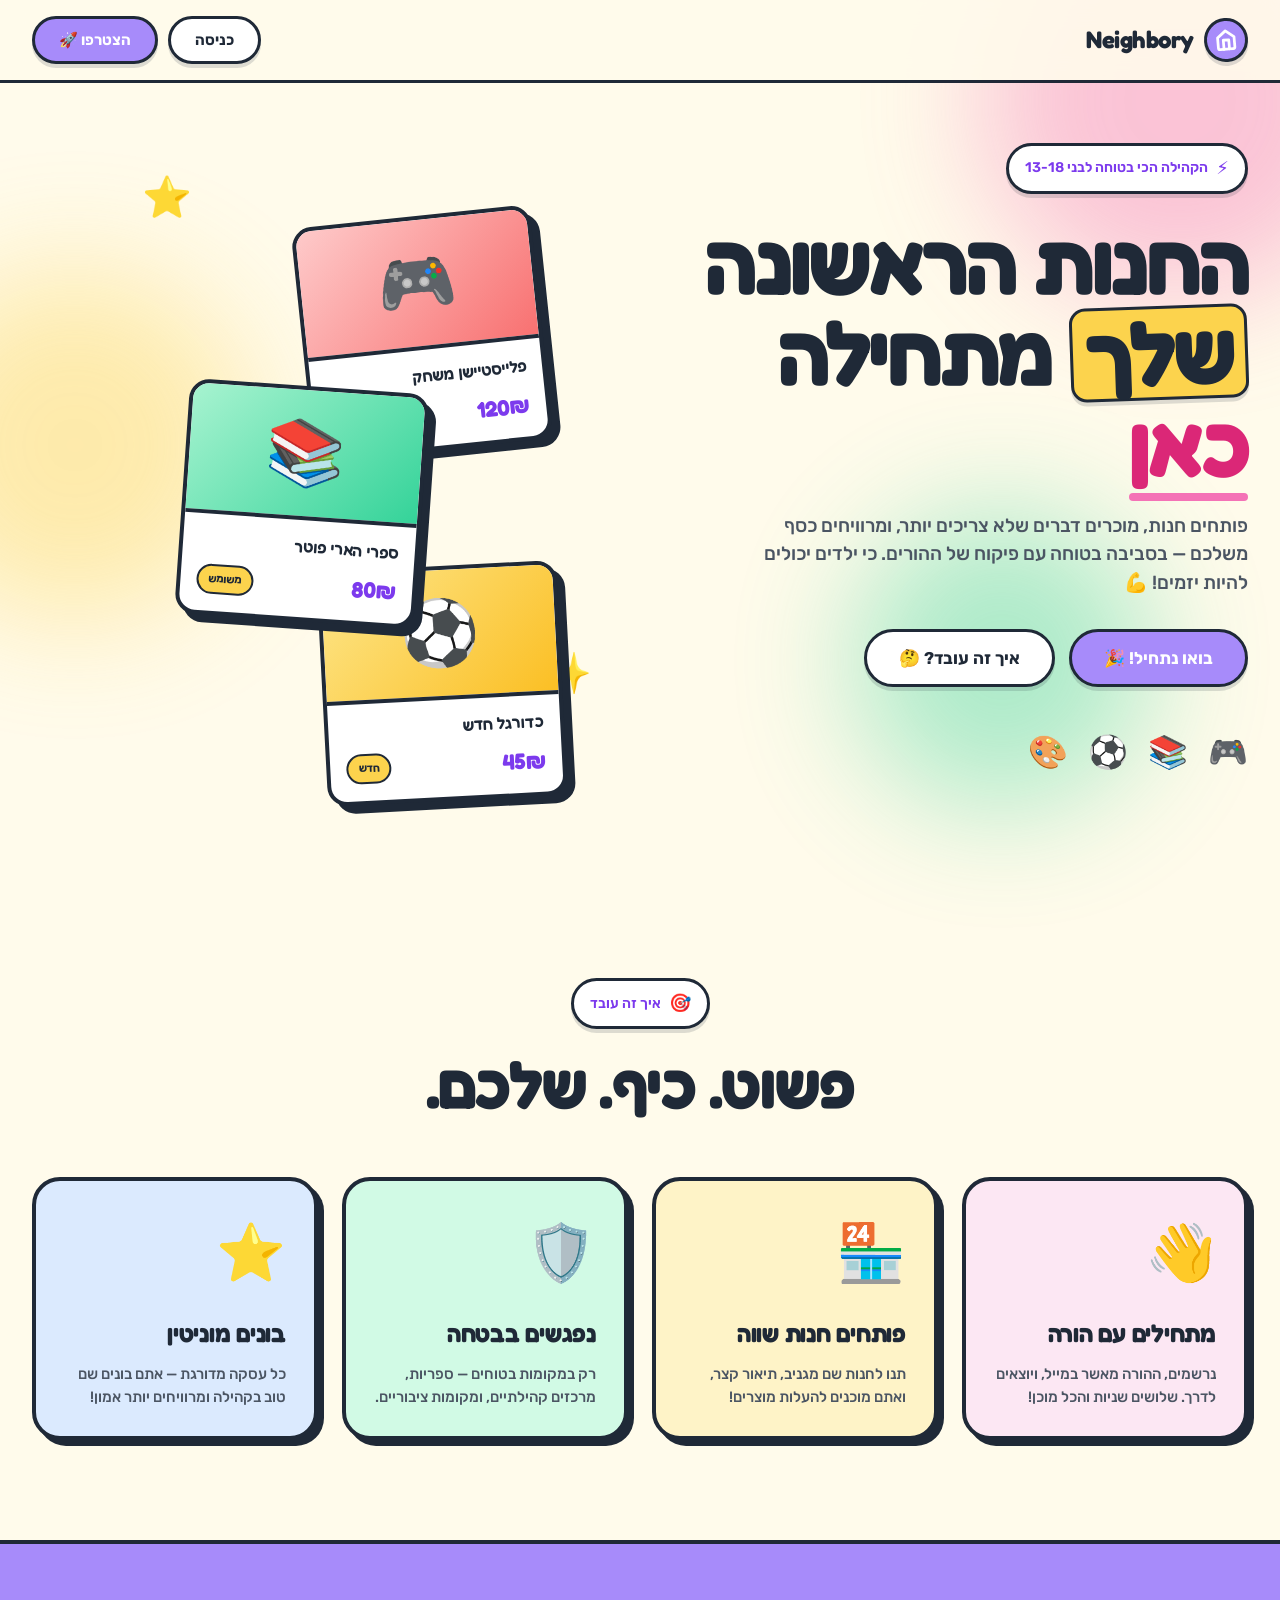
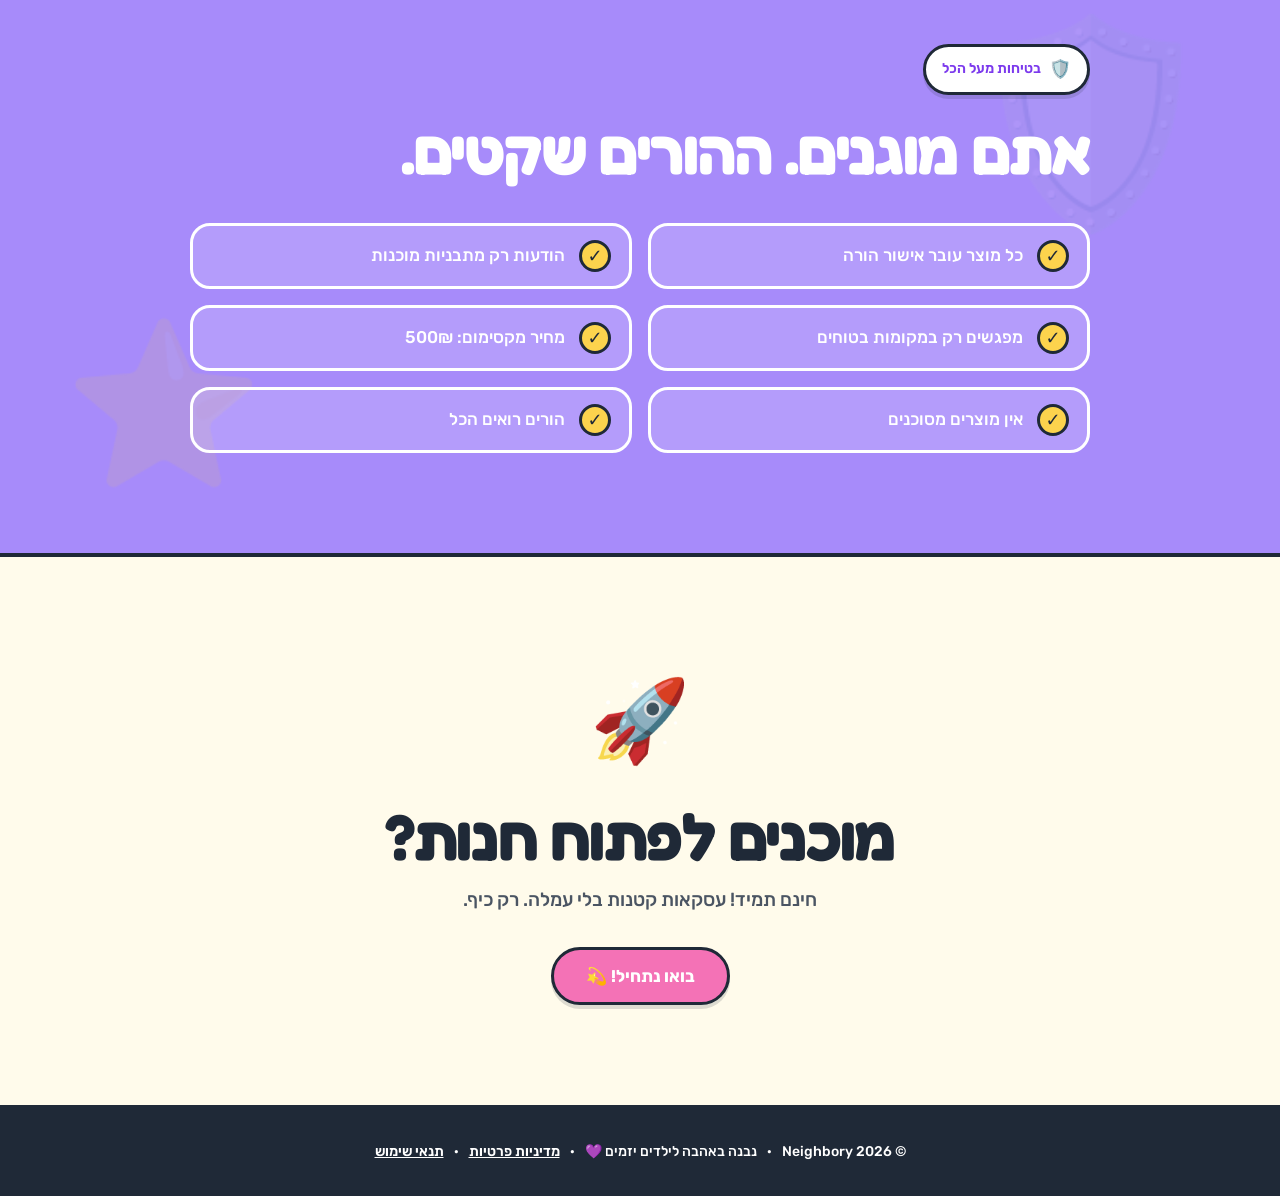
<file: frontend/index.html>
<!DOCTYPE html>
<html lang="he" dir="rtl">
<head>
<meta charset="UTF-8">
<meta name="viewport" content="width=device-width, initial-scale=1.0">
<title>Neighbory · השוק הקהילתי לבני נוער</title>
<link rel="preconnect" href="https://fonts.googleapis.com">
<link rel="preconnect" href="https://fonts.gstatic.com" crossorigin>
<link href="https://fonts.googleapis.com/css2?family=Fredoka:wght@400;500;600;700&family=Rubik:wght@400;500;700;900&display=swap" rel="stylesheet">
<link rel="stylesheet" href="styles.css">
</head>
<body>
<div class="blob blob-1"></div>
<div class="blob blob-2"></div>
<div class="blob blob-3"></div>

<nav class="nav">
    <div class="nav-logo" onclick="goHome()">
        <div class="logo-mark">
            <svg viewBox="0 0 24 24" width="22" height="22" fill="none" stroke="white" stroke-width="3" stroke-linecap="round" stroke-linejoin="round">
                <path d="M3 9l9-7 9 7v11a2 2 0 0 1-2 2H5a2 2 0 0 1-2-2z"/>
                <polyline points="9 22 9 12 15 12 15 22"/>
            </svg>
        </div>
        <span class="logo-text">Neighbory</span>
    </div>
    <div class="nav-actions" id="nav-actions">
        <button class="btn btn-secondary" onclick="showLogin()">כניסה</button>
        <button class="btn btn-primary" onclick="showRegister()">הצטרפו 🚀</button>
    </div>
</nav>

<div id="main-content"></div>

<div id="modal-login" class="modal">
    <div class="modal-backdrop" onclick="closeModal('modal-login')"></div>
    <div class="modal-content">
        <button class="modal-close" onclick="closeModal('modal-login')">×</button>
        <div class="modal-emoji">👋</div>
        <h2 class="modal-title">היי, ברוכים השבים!</h2>
        <p class="modal-sub">התחברו לחשבון שלכם</p>
        <form onsubmit="handleLogin(event)">
            <div class="field"><label>אימייל</label><input type="email" name="email" required placeholder="you@example.com"></div>
            <div class="field"><label>סיסמה</label><div class="pwd-wrap"><input type="password" name="password" required placeholder="••••••••"><button type="button" class="pwd-toggle" onclick="togglePwd(this)" aria-label="הצג סיסמה">👁</button></div></div>
            <div id="login-error" class="error-msg"></div>
            <button type="submit" class="btn btn-primary btn-full btn-large">בואו ניכנס! 🚀</button>
        </form>
        <div class="modal-switch">אין לכם חשבון? <a onclick="showRegister()">הצטרפו עכשיו</a></div>
        <div class="modal-switch" style="margin-top:8px"><a onclick="showForgotPassword()">שכחתי סיסמה 🔑</a></div>
    </div>
</div>

<div id="modal-forgot" class="modal">
    <div class="modal-backdrop" onclick="closeModal('modal-forgot')"></div>
    <div class="modal-content">
        <button class="modal-close" onclick="closeModal('modal-forgot')">×</button>
        <div class="modal-emoji">🔑</div>
        <h2 class="modal-title">שכחתם סיסמה?</h2>
        <p class="modal-sub">הזינו את האימייל שלכם ונשלח קישור לאיפוס</p>
        <form onsubmit="handleForgotPassword(event)">
            <div class="field"><label>אימייל</label><input type="email" name="email" required placeholder="you@example.com"></div>
            <div id="forgot-msg" class="error-msg"></div>
            <button type="submit" class="btn btn-primary btn-full btn-large">שלחו לי קישור 📧</button>
        </form>
        <div class="modal-switch"><a onclick="showLogin()">חזרה להתחברות</a></div>
    </div>
</div>

<div id="modal-reset" class="modal">
    <div class="modal-backdrop"></div>
    <div class="modal-content">
        <div class="modal-emoji">🔐</div>
        <h2 class="modal-title">בחרו סיסמה חדשה</h2>
        <p class="modal-sub">הסיסמה חייבת להכיל לפחות 8 תווים</p>
        <form onsubmit="handleResetPassword(event)">
            <div class="field"><label>סיסמה חדשה</label><input type="password" name="password" required minlength="8" placeholder="לפחות 8 תווים"></div>
            <div class="field"><label>אימות סיסמה</label><input type="password" name="password2" required minlength="8" placeholder="הזינו שוב"></div>
            <div id="reset-msg" class="error-msg"></div>
            <button type="submit" class="btn btn-primary btn-full btn-large">עדכון סיסמה ✅</button>
        </form>
    </div>
</div>

<div id="modal-register" class="modal">
    <div class="modal-backdrop" onclick="closeModal('modal-register')"></div>
    <div class="modal-content">
        <button class="modal-close" onclick="closeModal('modal-register')">×</button>
        <div class="tab-switch">
            <button class="tab active" onclick="switchTab('child')">🎒 אני ילד/ה</button>
            <button class="tab" onclick="switchTab('parent')">👨‍👩‍👧 אני הורה</button>
        </div>
        <div id="tab-child" class="tab-content active">
            <div class="modal-emoji">🎉</div>
            <h2 class="modal-title">מתחילים את ההרפתקה!</h2>
            <p class="modal-sub">לאחר ההרשמה, ההורה צריך לאשר את החשבון</p>
            <form onsubmit="handleChildRegister(event)">
                <div class="field"><label>שם מלא</label><input type="text" name="full_name" required minlength="2" placeholder="ישראל ישראלי"></div>
                <div class="field-row">
                    <div class="field"><label>גיל</label><input type="number" name="age" required min="13" max="18" placeholder="14"></div>
                    <div class="field"><label>עיר</label><input type="text" name="city" required placeholder="תל אביב"></div>
                </div>
                <div class="field"><label>אימייל</label><input type="email" name="email" required placeholder="you@example.com"></div>
                <div class="field"><label>אימות אימייל</label><input type="email" name="email_confirm" required placeholder="הזינו שוב את האימייל"></div>
                <div class="field"><label>סיסמה</label><div class="pwd-wrap"><input type="password" name="password" required minlength="8" placeholder="לפחות 8 תווים"><button type="button" class="pwd-toggle" onclick="togglePwd(this)" aria-label="הצג סיסמה">👁</button></div></div>
                <span class="divider-label">👨‍👩‍👧 פרטי ההורה</span>
                <div class="field"><label>אימייל ההורה</label><input type="email" name="parent_email" required placeholder="parent@example.com"></div>
                <div class="field"><label>אימות אימייל ההורה</label><input type="email" name="parent_email_confirm" required placeholder="הזינו שוב את אימייל ההורה"></div>
                <div id="register-child-error" class="error-msg"></div>
                <button type="submit" class="btn btn-primary btn-full btn-large">צרו לי חשבון! 🎯</button>
            </form>
        </div>
        <div id="tab-parent" class="tab-content">
            <div class="modal-emoji">👨‍👩‍👧</div>
            <h2 class="modal-title">הרשמה כהורה</h2>
            <p class="modal-sub">לפיקוח על חשבון ילדכם</p>
            <form onsubmit="handleParentRegister(event)">
                <div class="field"><label>שם מלא</label><input type="text" name="full_name" required minlength="2" placeholder="שם מלא"></div>
                <div class="field"><label>אימייל</label><input type="email" name="email" required placeholder="parent@example.com"></div>
                <div class="field"><label>אימות אימייל</label><input type="email" name="email_confirm" required placeholder="הזינו שוב את האימייל"></div>
                <div class="field"><label>סיסמה</label><div class="pwd-wrap"><input type="password" name="password" required minlength="8" placeholder="לפחות 8 תווים"><button type="button" class="pwd-toggle" onclick="togglePwd(this)" aria-label="הצג סיסמה">👁</button></div></div>
                <div id="register-parent-error" class="error-msg"></div>
                <button type="submit" class="btn btn-primary btn-full btn-large">הירשמו 👍</button>
            </form>
        </div>
        <div class="modal-switch">יש לכם חשבון? <a onclick="showLogin()">התחברו</a></div>
    </div>
</div>

<div id="toast" class="toast"></div>

<script src="config.js"></script>
<script src="app.js"></script>
</body>
</html>
</file>
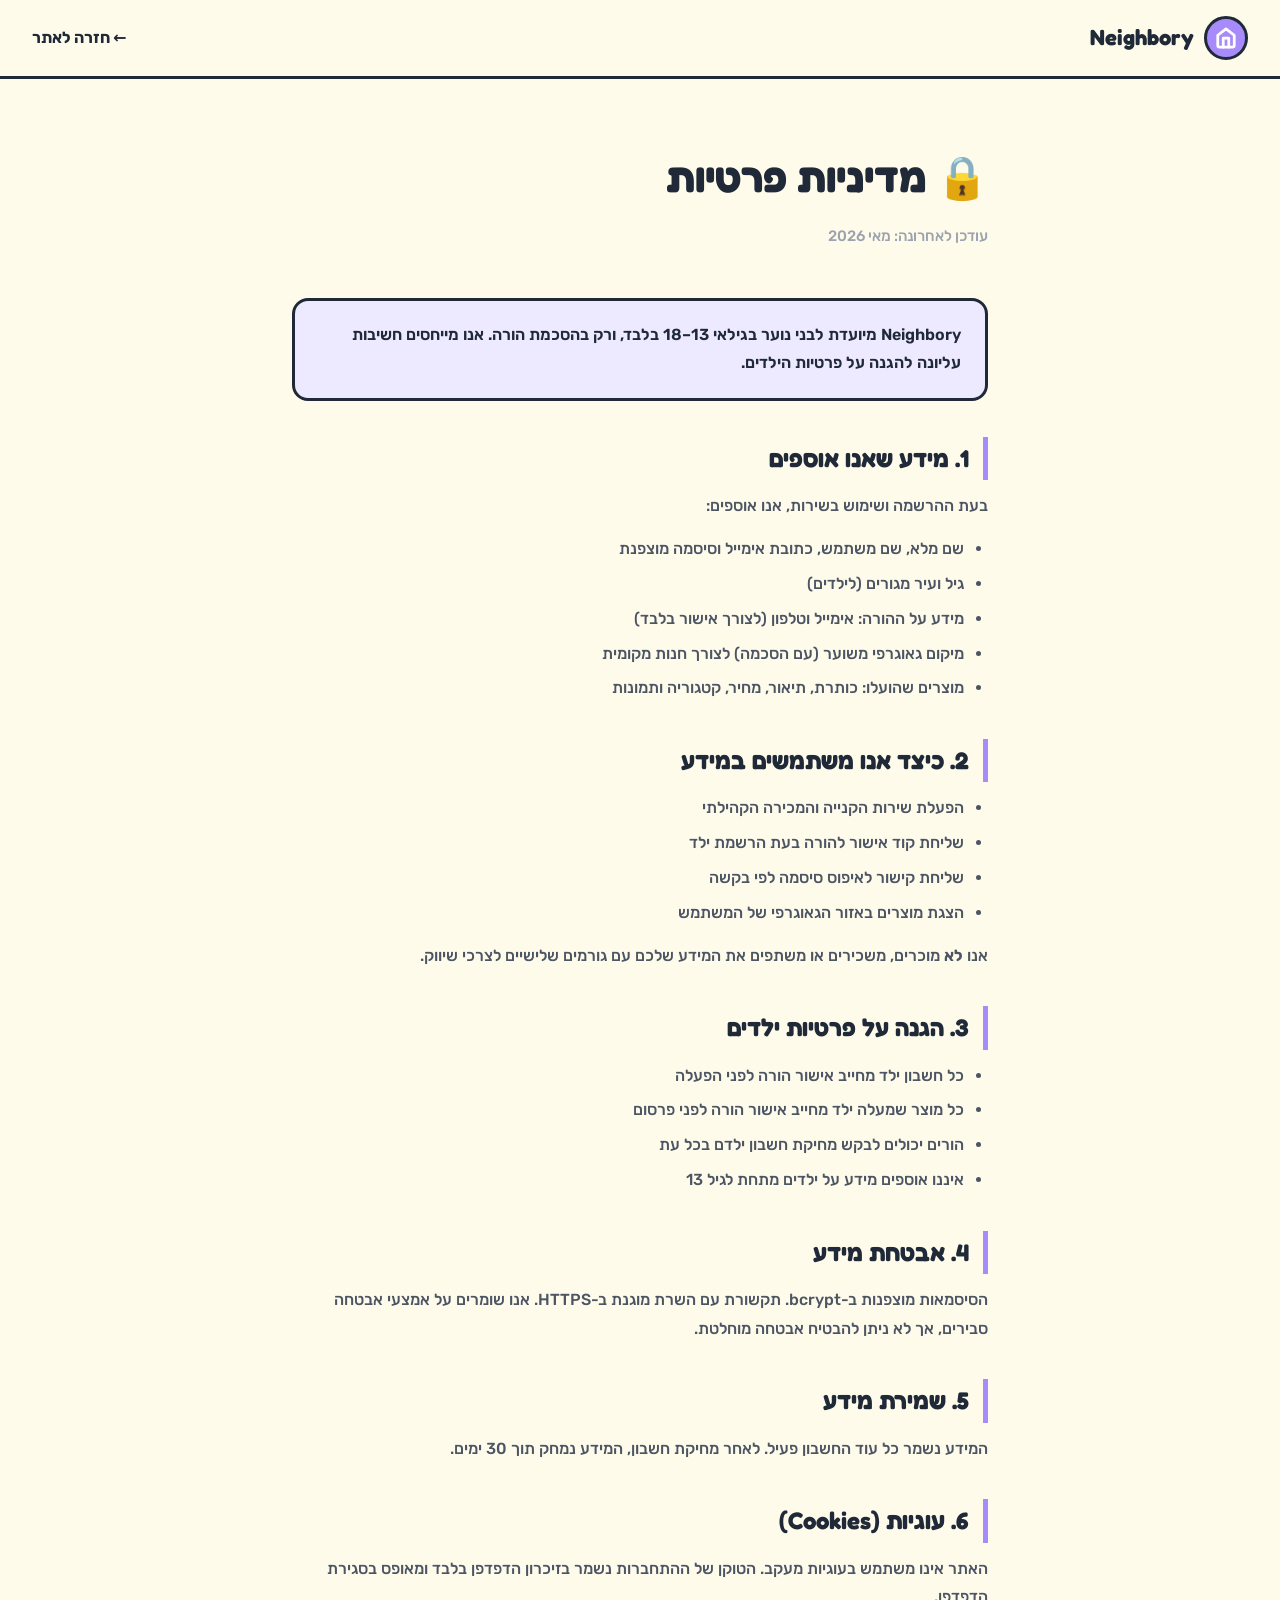
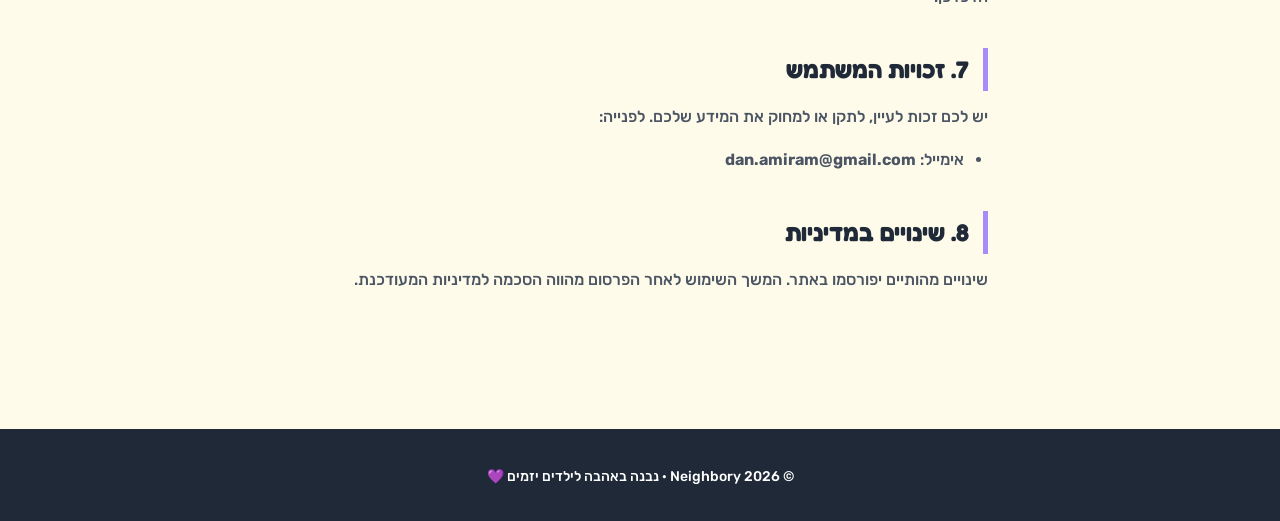
<file: frontend/privacy.html>
<!DOCTYPE html>
<html lang="he" dir="rtl">
<head>
<meta charset="UTF-8">
<meta name="viewport" content="width=device-width, initial-scale=1.0">
<title>מדיניות פרטיות · Neighbory</title>
<link rel="preconnect" href="https://fonts.googleapis.com">
<link rel="preconnect" href="https://fonts.gstatic.com" crossorigin>
<link href="https://fonts.googleapis.com/css2?family=Fredoka:wght@400;500;600;700&family=Rubik:wght@400;500;700;900&display=swap" rel="stylesheet">
<style>
:root {
    --purple:#A78BFA; --purple-dark:#7C3AED;
    --ink:#1F2937; --ink-soft:#4B5563; --ink-muted:#9CA3AF;
    --bg:#FFFBEB; --white:#FFFFFF;
    --font-display:'Fredoka',system-ui,sans-serif;
    --font-body:'Rubik',system-ui,sans-serif;
}
* { box-sizing: border-box; margin: 0; padding: 0; }
body { font-family: var(--font-body); color: var(--ink); background: var(--bg); line-height: 1.8; }
nav { display: flex; align-items: center; justify-content: space-between; padding: 16px 32px; background: rgba(255,251,235,.95); border-bottom: 3px solid var(--ink); position: sticky; top: 0; z-index: 10; }
.nav-logo { display: flex; align-items: center; gap: 10px; text-decoration: none; cursor: pointer; }
.logo-mark { width: 44px; height: 44px; background: var(--purple); border-radius: 50%; display: flex; align-items: center; justify-content: center; border: 3px solid var(--ink); }
.logo-text { font-family: var(--font-display); font-weight: 700; font-size: 22px; color: var(--ink); }
.container { max-width: 760px; margin: 0 auto; padding: 60px 32px; }
h1 { font-family: var(--font-display); font-size: 42px; font-weight: 700; margin-bottom: 8px; color: var(--ink); }
.subtitle { color: var(--ink-muted); font-size: 15px; margin-bottom: 48px; font-weight: 500; }
h2 { font-family: var(--font-display); font-size: 24px; font-weight: 700; margin: 36px 0 12px; color: var(--ink); padding-right: 14px; border-right: 5px solid var(--purple); }
p { color: var(--ink-soft); font-size: 16px; margin-bottom: 14px; font-weight: 500; }
ul { color: var(--ink-soft); font-size: 16px; padding-right: 24px; margin-bottom: 14px; font-weight: 500; }
ul li { margin-bottom: 6px; }
.highlight { background: #EDE9FE; border: 3px solid var(--ink); border-radius: 16px; padding: 20px 24px; margin: 24px 0; }
.highlight p { margin: 0; color: var(--ink); font-weight: 600; }
footer { text-align: center; padding: 32px; border-top: 3px solid var(--ink); background: var(--ink); color: white; font-size: 14px; font-weight: 500; margin-top: 60px; }
</style>
</head>
<body>
<nav>
    <a class="nav-logo" href="/">
        <div class="logo-mark">
            <svg viewBox="0 0 24 24" width="22" height="22" fill="none" stroke="white" stroke-width="3" stroke-linecap="round" stroke-linejoin="round">
                <path d="M3 9l9-7 9 7v11a2 2 0 0 1-2 2H5a2 2 0 0 1-2-2z"/>
                <polyline points="9 22 9 12 15 12 15 22"/>
            </svg>
        </div>
        <span class="logo-text">Neighbory</span>
    </a>
    <a href="/" style="font-family:var(--font-body);font-weight:700;color:var(--ink);text-decoration:none;">← חזרה לאתר</a>
</nav>

<div class="container">
    <h1>🔒 מדיניות פרטיות</h1>
    <p class="subtitle">עודכן לאחרונה: מאי 2026</p>

    <div class="highlight">
        <p>Neighbory מיועדת לבני נוער בגילאי 13–18 בלבד, ורק בהסכמת הורה. אנו מייחסים חשיבות עליונה להגנה על פרטיות הילדים.</p>
    </div>

    <h2>1. מידע שאנו אוספים</h2>
    <p>בעת ההרשמה ושימוש בשירות, אנו אוספים:</p>
    <ul>
        <li>שם מלא, שם משתמש, כתובת אימייל וסיסמה מוצפנת</li>
        <li>גיל ועיר מגורים (לילדים)</li>
        <li>מידע על ההורה: אימייל וטלפון (לצורך אישור בלבד)</li>
        <li>מיקום גאוגרפי משוער (עם הסכמה) לצורך חנות מקומית</li>
        <li>מוצרים שהועלו: כותרת, תיאור, מחיר, קטגוריה ותמונות</li>
    </ul>

    <h2>2. כיצד אנו משתמשים במידע</h2>
    <ul>
        <li>הפעלת שירות הקנייה והמכירה הקהילתי</li>
        <li>שליחת קוד אישור להורה בעת הרשמת ילד</li>
        <li>שליחת קישור לאיפוס סיסמה לפי בקשה</li>
        <li>הצגת מוצרים באזור הגאוגרפי של המשתמש</li>
    </ul>
    <p>אנו <strong>לא</strong> מוכרים, משכירים או משתפים את המידע שלכם עם גורמים שלישיים לצרכי שיווק.</p>

    <h2>3. הגנה על פרטיות ילדים</h2>
    <ul>
        <li>כל חשבון ילד מחייב אישור הורה לפני הפעלה</li>
        <li>כל מוצר שמעלה ילד מחייב אישור הורה לפני פרסום</li>
        <li>הורים יכולים לבקש מחיקת חשבון ילדם בכל עת</li>
        <li>איננו אוספים מידע על ילדים מתחת לגיל 13</li>
    </ul>

    <h2>4. אבטחת מידע</h2>
    <p>הסיסמאות מוצפנות ב-bcrypt. תקשורת עם השרת מוגנת ב-HTTPS. אנו שומרים על אמצעי אבטחה סבירים, אך לא ניתן להבטיח אבטחה מוחלטת.</p>

    <h2>5. שמירת מידע</h2>
    <p>המידע נשמר כל עוד החשבון פעיל. לאחר מחיקת חשבון, המידע נמחק תוך 30 ימים.</p>

    <h2>6. עוגיות (Cookies)</h2>
    <p>האתר אינו משתמש בעוגיות מעקב. הטוקן של ההתחברות נשמר בזיכרון הדפדפן בלבד ומאופס בסגירת הדפדפן.</p>

    <h2>7. זכויות המשתמש</h2>
    <p>יש לכם זכות לעיין, לתקן או למחוק את המידע שלכם. לפנייה:</p>
    <ul>
        <li>אימייל: <strong>dan.amiram@gmail.com</strong></li>
    </ul>

    <h2>8. שינויים במדיניות</h2>
    <p>שינויים מהותיים יפורסמו באתר. המשך השימוש לאחר הפרסום מהווה הסכמה למדיניות המעודכנת.</p>
</div>

<footer>© 2026 Neighbory · נבנה באהבה לילדים יזמים 💜</footer>
</body>
</html>
</file>
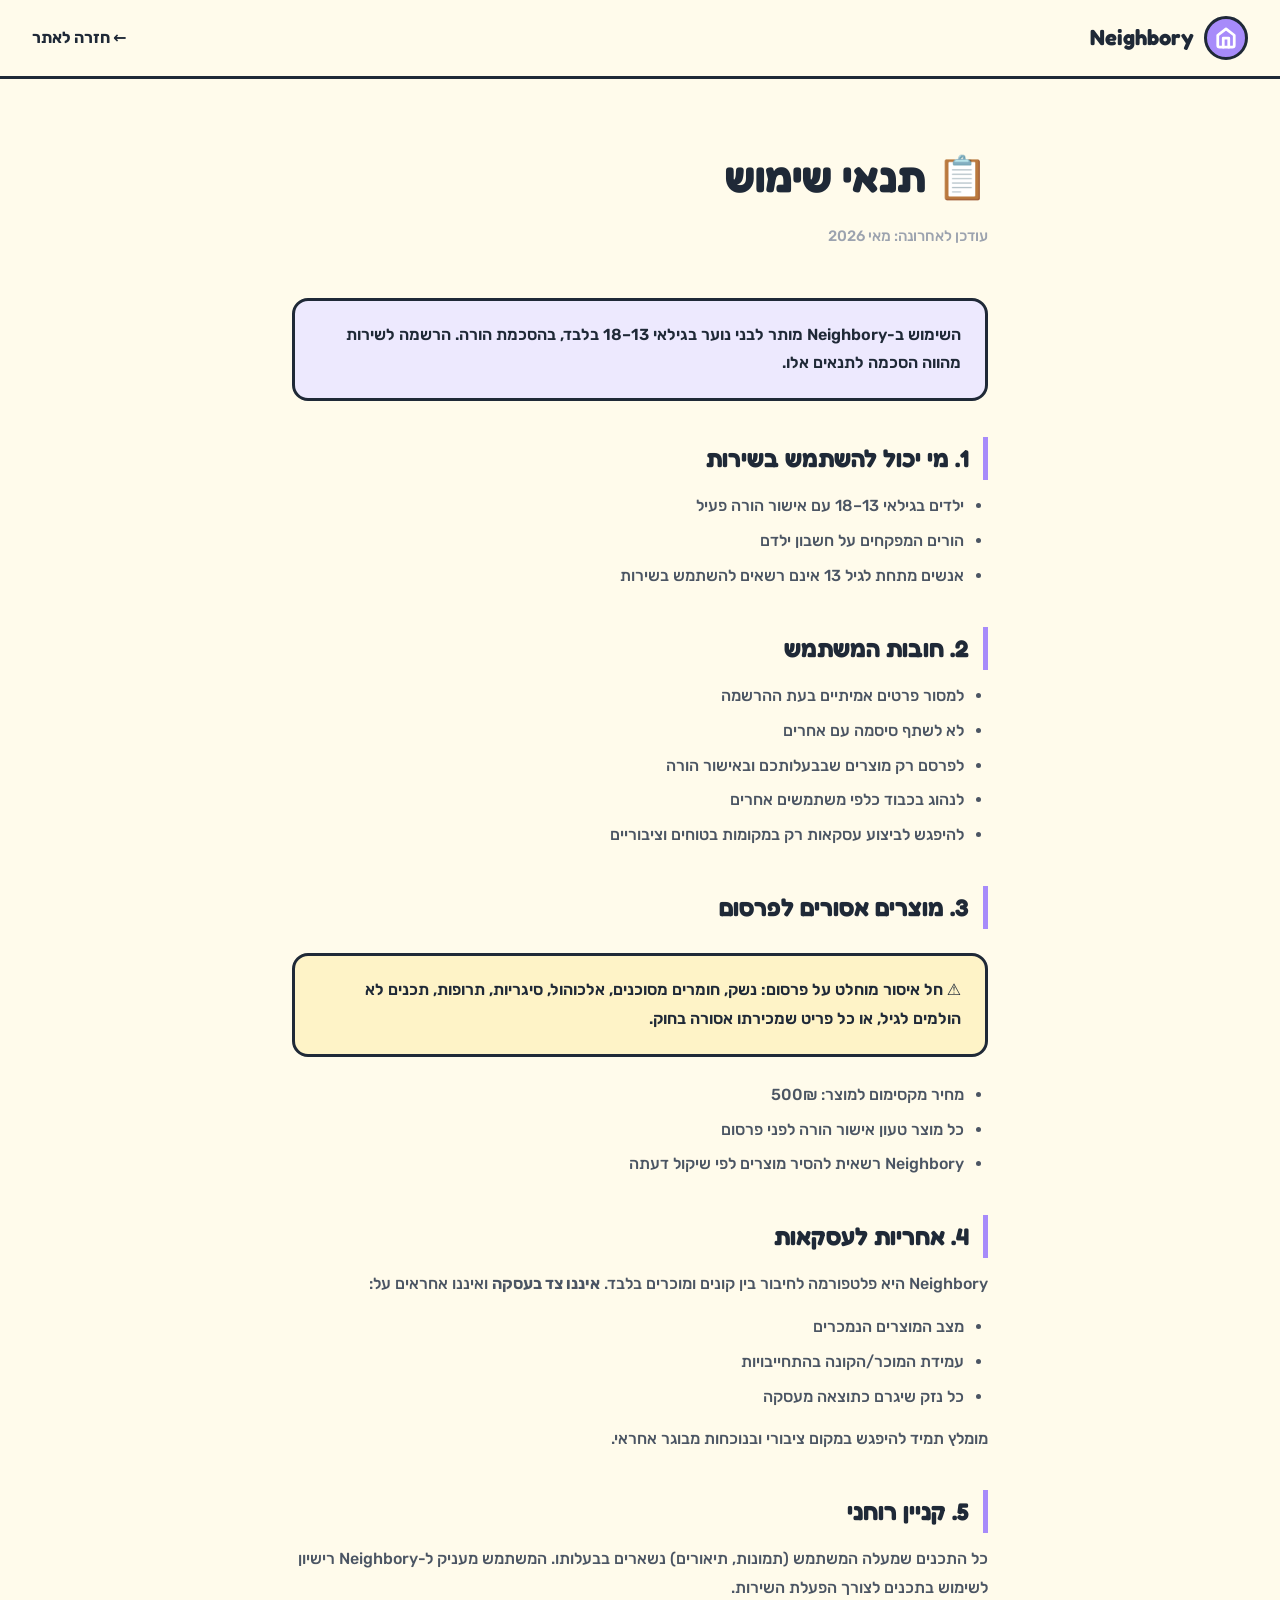
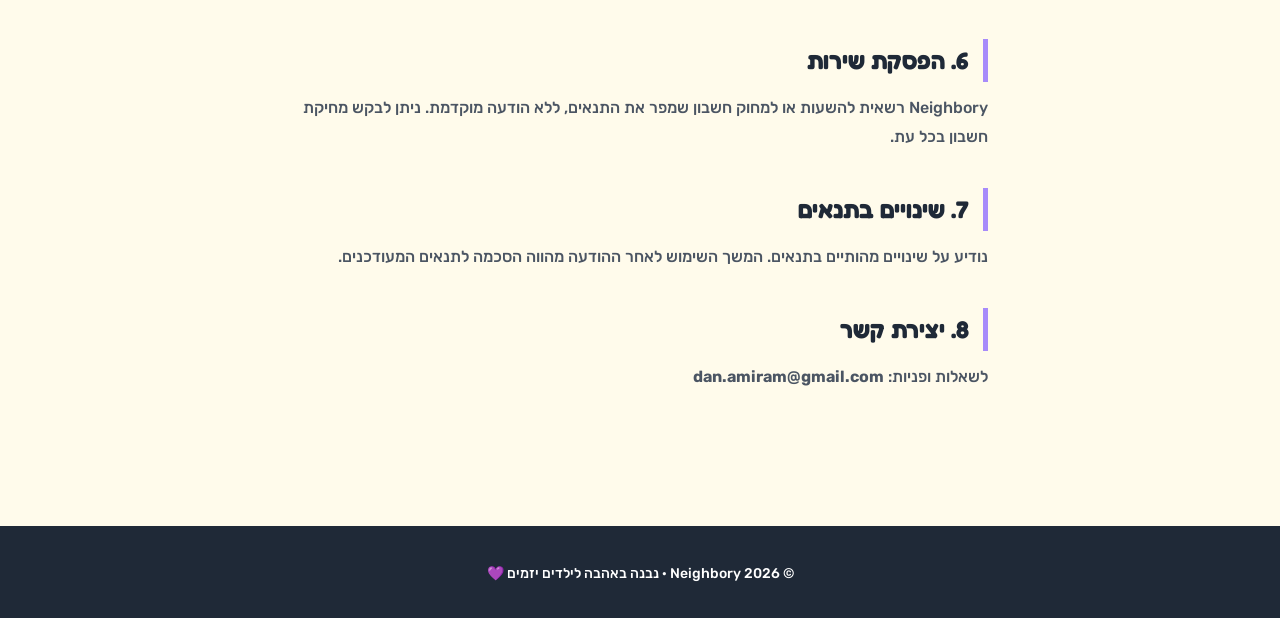
<file: frontend/terms.html>
<!DOCTYPE html>
<html lang="he" dir="rtl">
<head>
<meta charset="UTF-8">
<meta name="viewport" content="width=device-width, initial-scale=1.0">
<title>תנאי שימוש · Neighbory</title>
<link rel="preconnect" href="https://fonts.googleapis.com">
<link rel="preconnect" href="https://fonts.gstatic.com" crossorigin>
<link href="https://fonts.googleapis.com/css2?family=Fredoka:wght@400;500;600;700&family=Rubik:wght@400;500;700;900&display=swap" rel="stylesheet">
<style>
:root {
    --purple:#A78BFA; --purple-dark:#7C3AED;
    --ink:#1F2937; --ink-soft:#4B5563; --ink-muted:#9CA3AF;
    --bg:#FFFBEB; --white:#FFFFFF;
    --font-display:'Fredoka',system-ui,sans-serif;
    --font-body:'Rubik',system-ui,sans-serif;
}
* { box-sizing: border-box; margin: 0; padding: 0; }
body { font-family: var(--font-body); color: var(--ink); background: var(--bg); line-height: 1.8; }
nav { display: flex; align-items: center; justify-content: space-between; padding: 16px 32px; background: rgba(255,251,235,.95); border-bottom: 3px solid var(--ink); position: sticky; top: 0; z-index: 10; }
.nav-logo { display: flex; align-items: center; gap: 10px; text-decoration: none; cursor: pointer; }
.logo-mark { width: 44px; height: 44px; background: var(--purple); border-radius: 50%; display: flex; align-items: center; justify-content: center; border: 3px solid var(--ink); }
.logo-text { font-family: var(--font-display); font-weight: 700; font-size: 22px; color: var(--ink); }
.container { max-width: 760px; margin: 0 auto; padding: 60px 32px; }
h1 { font-family: var(--font-display); font-size: 42px; font-weight: 700; margin-bottom: 8px; color: var(--ink); }
.subtitle { color: var(--ink-muted); font-size: 15px; margin-bottom: 48px; font-weight: 500; }
h2 { font-family: var(--font-display); font-size: 24px; font-weight: 700; margin: 36px 0 12px; color: var(--ink); padding-right: 14px; border-right: 5px solid var(--purple); }
p { color: var(--ink-soft); font-size: 16px; margin-bottom: 14px; font-weight: 500; }
ul { color: var(--ink-soft); font-size: 16px; padding-right: 24px; margin-bottom: 14px; font-weight: 500; }
ul li { margin-bottom: 6px; }
.highlight { background: #EDE9FE; border: 3px solid var(--ink); border-radius: 16px; padding: 20px 24px; margin: 24px 0; }
.highlight p { margin: 0; color: var(--ink); font-weight: 600; }
.warning { background: #FEF3C7; border: 3px solid var(--ink); border-radius: 16px; padding: 20px 24px; margin: 24px 0; }
.warning p { margin: 0; color: var(--ink); font-weight: 600; }
footer { text-align: center; padding: 32px; border-top: 3px solid var(--ink); background: var(--ink); color: white; font-size: 14px; font-weight: 500; margin-top: 60px; }
</style>
</head>
<body>
<nav>
    <a class="nav-logo" href="/">
        <div class="logo-mark">
            <svg viewBox="0 0 24 24" width="22" height="22" fill="none" stroke="white" stroke-width="3" stroke-linecap="round" stroke-linejoin="round">
                <path d="M3 9l9-7 9 7v11a2 2 0 0 1-2 2H5a2 2 0 0 1-2-2z"/>
                <polyline points="9 22 9 12 15 12 15 22"/>
            </svg>
        </div>
        <span class="logo-text">Neighbory</span>
    </a>
    <a href="/" style="font-family:var(--font-body);font-weight:700;color:var(--ink);text-decoration:none;">← חזרה לאתר</a>
</nav>

<div class="container">
    <h1>📋 תנאי שימוש</h1>
    <p class="subtitle">עודכן לאחרונה: מאי 2026</p>

    <div class="highlight">
        <p>השימוש ב-Neighbory מותר לבני נוער בגילאי 13–18 בלבד, בהסכמת הורה. הרשמה לשירות מהווה הסכמה לתנאים אלו.</p>
    </div>

    <h2>1. מי יכול להשתמש בשירות</h2>
    <ul>
        <li>ילדים בגילאי 13–18 עם אישור הורה פעיל</li>
        <li>הורים המפקחים על חשבון ילדם</li>
        <li>אנשים מתחת לגיל 13 אינם רשאים להשתמש בשירות</li>
    </ul>

    <h2>2. חובות המשתמש</h2>
    <ul>
        <li>למסור פרטים אמיתיים בעת ההרשמה</li>
        <li>לא לשתף סיסמה עם אחרים</li>
        <li>לפרסם רק מוצרים שבבעלותכם ובאישור הורה</li>
        <li>לנהוג בכבוד כלפי משתמשים אחרים</li>
        <li>להיפגש לביצוע עסקאות רק במקומות בטוחים וציבוריים</li>
    </ul>

    <h2>3. מוצרים אסורים לפרסום</h2>
    <div class="warning">
        <p>⚠️ חל איסור מוחלט על פרסום: נשק, חומרים מסוכנים, אלכוהול, סיגריות, תרופות, תכנים לא הולמים לגיל, או כל פריט שמכירתו אסורה בחוק.</p>
    </div>
    <ul>
        <li>מחיר מקסימום למוצר: 500₪</li>
        <li>כל מוצר טעון אישור הורה לפני פרסום</li>
        <li>Neighbory רשאית להסיר מוצרים לפי שיקול דעתה</li>
    </ul>

    <h2>4. אחריות לעסקאות</h2>
    <p>Neighbory היא פלטפורמה לחיבור בין קונים ומוכרים בלבד. <strong>איננו צד בעסקה</strong> ואיננו אחראים על:</p>
    <ul>
        <li>מצב המוצרים הנמכרים</li>
        <li>עמידת המוכר/הקונה בהתחייבויות</li>
        <li>כל נזק שיגרם כתוצאה מעסקה</li>
    </ul>
    <p>מומלץ תמיד להיפגש במקום ציבורי ובנוכחות מבוגר אחראי.</p>

    <h2>5. קניין רוחני</h2>
    <p>כל התכנים שמעלה המשתמש (תמונות, תיאורים) נשארים בבעלותו. המשתמש מעניק ל-Neighbory רישיון לשימוש בתכנים לצורך הפעלת השירות.</p>

    <h2>6. הפסקת שירות</h2>
    <p>Neighbory רשאית להשעות או למחוק חשבון שמפר את התנאים, ללא הודעה מוקדמת. ניתן לבקש מחיקת חשבון בכל עת.</p>

    <h2>7. שינויים בתנאים</h2>
    <p>נודיע על שינויים מהותיים בתנאים. המשך השימוש לאחר ההודעה מהווה הסכמה לתנאים המעודכנים.</p>

    <h2>8. יצירת קשר</h2>
    <p>לשאלות ופניות: <strong>dan.amiram@gmail.com</strong></p>
</div>

<footer>© 2026 Neighbory · נבנה באהבה לילדים יזמים 💜</footer>
</body>
</html>
</file>
<file: frontend/styles.css>
:root{
    --purple:#A78BFA; --purple-dark:#7C3AED; --purple-light:#EDE9FE;
    --pink:#F472B6; --pink-dark:#DB2777; --pink-light:#FCE7F3;
    --yellow:#FCD34D; --yellow-dark:#F59E0B; --yellow-light:#FEF3C7;
    --green:#34D399; --green-dark:#10B981; --green-light:#D1FAE5;
    --blue:#60A5FA; --blue-dark:#3B82F6; --blue-light:#DBEAFE;
    --orange:#FB923C; --orange-dark:#EA580C; --orange-light:#FED7AA;
    --ink:#1F2937; --ink-soft:#4B5563; --ink-muted:#9CA3AF;
    --bg:#FFFBEB; --white:#FFFFFF;
    --err:#EF4444;
    --r-sm:12px; --r-md:20px; --r-lg:28px; --r-xl:36px;
    --shadow-fun:0 8px 0 rgba(31,41,55,.12);
    --shadow-pop:0 4px 0 rgba(31,41,55,.15);
    --shadow-soft:0 6px 20px rgba(124,58,237,.15);
    --font-display:'Fredoka',system-ui,sans-serif;
    --font-body:'Rubik',system-ui,sans-serif;
}
*{box-sizing:border-box;margin:0;padding:0}
html{scroll-behavior:smooth}
body{font-family:var(--font-body);color:var(--ink);background:var(--bg);line-height:1.6;-webkit-font-smoothing:antialiased;overflow-x:hidden;min-height:100vh}

/* Background blobs */
.blob{position:fixed;border-radius:50%;filter:blur(60px);opacity:.4;z-index:-1;pointer-events:none}
.blob-1{width:400px;height:400px;background:var(--pink);top:-100px;right:-100px;animation:blob 20s infinite}
.blob-2{width:350px;height:350px;background:var(--yellow);top:30%;left:-100px;animation:blob 25s infinite reverse}
.blob-3{width:300px;height:300px;background:var(--green);bottom:10%;right:10%;animation:blob 22s infinite}
@keyframes blob{0%,100%{transform:translate(0,0) scale(1)}33%{transform:translate(30px,-50px) scale(1.1)}66%{transform:translate(-20px,20px) scale(.9)}}

/* Stars decoration */
.star{position:absolute;color:var(--yellow-dark);font-size:24px;animation:twinkle 3s infinite}
@keyframes twinkle{0%,100%{opacity:.3;transform:scale(.8)}50%{opacity:1;transform:scale(1.2)}}

/* Navigation */
.nav{position:sticky;top:0;z-index:50;display:flex;align-items:center;justify-content:space-between;padding:16px 32px;background:rgba(255,251,235,.9);backdrop-filter:blur(12px);border-bottom:3px solid var(--ink)}
.nav-logo{display:flex;align-items:center;gap:10px;cursor:pointer}
.logo-mark{width:44px;height:44px;background:var(--purple);border-radius:50%;display:flex;align-items:center;justify-content:center;border:3px solid var(--ink);box-shadow:var(--shadow-pop);transform:rotate(-5deg);transition:transform .3s}
.logo-mark:hover{transform:rotate(5deg) scale(1.1)}
.logo-text{font-family:var(--font-display);font-weight:700;font-size:24px;color:var(--ink);letter-spacing:-.02em}
.nav-actions{display:flex;gap:10px;align-items:center}

/* Buttons */
.btn{font-family:var(--font-body);font-weight:700;font-size:15px;border:3px solid var(--ink);cursor:pointer;padding:12px 24px;border-radius:100px;transition:all .15s;display:inline-flex;align-items:center;gap:8px;white-space:nowrap;text-decoration:none}
.btn:active{transform:translateY(2px);box-shadow:0 2px 0 rgba(31,41,55,.15)!important}
.btn-primary{background:var(--purple);color:var(--white);box-shadow:var(--shadow-pop)}
.btn-primary:hover{background:var(--purple-dark);transform:translateY(-2px);box-shadow:0 6px 0 rgba(31,41,55,.15)}
.btn-secondary{background:var(--white);color:var(--ink);box-shadow:var(--shadow-pop)}
.btn-secondary:hover{background:var(--yellow-light);transform:translateY(-2px);box-shadow:0 6px 0 rgba(31,41,55,.15)}
.btn-pink{background:var(--pink);color:var(--white);box-shadow:var(--shadow-pop)}
.btn-pink:hover{background:var(--pink-dark);transform:translateY(-2px);box-shadow:0 6px 0 rgba(31,41,55,.15)}
.btn-large{padding:16px 32px;font-size:17px}
.btn-full{width:100%;justify-content:center}

/* Tag */
.tag{display:inline-flex;align-items:center;gap:8px;font-size:14px;font-weight:600;color:var(--purple-dark);background:var(--white);padding:8px 16px;border-radius:100px;border:3px solid var(--ink);box-shadow:var(--shadow-pop);margin-bottom:24px}
.tag-emoji{font-size:18px}

/* Landing */
.landing{display:grid;grid-template-columns:1.1fr 1fr;gap:60px;align-items:center;padding:60px 32px 100px;max-width:1400px;margin:0 auto;position:relative}
.landing-content{animation:bounceIn .8s cubic-bezier(.5,1.6,.4,.7)}
@keyframes bounceIn{from{opacity:0;transform:translateY(40px) scale(.9)}to{opacity:1;transform:translateY(0) scale(1)}}

.hero-title{font-family:var(--font-display);font-size:clamp(3rem,7vw,5.5rem);font-weight:700;line-height:1;color:var(--ink);margin-bottom:24px;letter-spacing:-.03em}
.wiggle{display:inline-block;animation:wiggle 3s ease-in-out infinite}
@keyframes wiggle{0%,100%{transform:rotate(-3deg)}50%{transform:rotate(3deg)}}

.accent-1{background:var(--yellow);padding:0 12px;border-radius:16px;display:inline-block;transform:rotate(-2deg);border:3px solid var(--ink);box-shadow:var(--shadow-pop)}
.accent-2{color:var(--pink-dark);position:relative}
.accent-2::after{content:'';position:absolute;bottom:-4px;right:0;left:0;height:8px;background:var(--pink);border-radius:100px;z-index:-1}

.hero-sub{font-size:19px;color:var(--ink-soft);margin-bottom:32px;max-width:520px;line-height:1.5;font-weight:500}
.hero-actions{display:flex;gap:14px;margin-bottom:40px;flex-wrap:wrap}
.hero-emojis{display:flex;align-items:center;gap:20px;font-size:32px}
.hero-emojis span{display:inline-block;animation:float-emoji 3s ease-in-out infinite}
.hero-emojis span:nth-child(2){animation-delay:.5s}
.hero-emojis span:nth-child(3){animation-delay:1s}
.hero-emojis span:nth-child(4){animation-delay:1.5s}
@keyframes float-emoji{0%,100%{transform:translateY(0) rotate(0)}50%{transform:translateY(-10px) rotate(10deg)}}

/* Landing Visual */
.landing-visual{position:relative;height:550px;animation:fadeIn 1s ease-out .3s backwards}
@keyframes fadeIn{from{opacity:0}to{opacity:1}}

.product-card-floating{position:absolute;width:240px;background:var(--white);border-radius:var(--r-md);border:4px solid var(--ink);box-shadow:8px 8px 0 var(--ink);overflow:hidden;transition:all .3s}
.product-card-floating:hover{transform:translateY(-8px) rotate(0deg)!important}
.pcf-1{top:30px;right:40px;transform:rotate(-6deg);animation:bob1 6s ease-in-out infinite}
.pcf-2{top:200px;right:160px;transform:rotate(4deg);z-index:2;animation:bob2 7s ease-in-out infinite}
.pcf-3{top:380px;right:20px;transform:rotate(-3deg);animation:bob3 5s ease-in-out infinite}
@keyframes bob1{0%,100%{transform:rotate(-6deg) translateY(0)}50%{transform:rotate(-6deg) translateY(-12px)}}
@keyframes bob2{0%,100%{transform:rotate(4deg) translateY(0)}50%{transform:rotate(4deg) translateY(-15px)}}
@keyframes bob3{0%,100%{transform:rotate(-3deg) translateY(0)}50%{transform:rotate(-3deg) translateY(-10px)}}
.pcf-img{height:130px;display:flex;align-items:center;justify-content:center;font-size:64px;border-bottom:4px solid var(--ink)}
.pcf-body{padding:14px 16px}
.pcf-title{font-family:var(--font-display);font-weight:600;font-size:16px;color:var(--ink);margin-bottom:8px}
.pcf-meta{display:flex;justify-content:space-between;align-items:center}
.pcf-price{font-family:var(--font-display);font-weight:700;font-size:22px;color:var(--purple-dark)}
.pcf-chip{font-size:11px;font-weight:700;color:var(--ink);background:var(--yellow);padding:4px 10px;border-radius:100px;border:2px solid var(--ink)}

/* Sticker decorations */
.sticker{position:absolute;font-size:40px;animation:spin 8s linear infinite}
.sticker-1{top:-20px;left:20%;animation-duration:6s}
.sticker-2{bottom:30px;right:-10px;animation-duration:10s;animation-direction:reverse}
@keyframes spin{from{transform:rotate(0deg)}to{transform:rotate(360deg)}}

/* Section header */
.section-header{text-align:center;margin-bottom:60px}
.section-header h2{font-family:var(--font-display);font-size:clamp(2.5rem,5vw,4rem);font-weight:700;color:var(--ink);letter-spacing:-.02em;line-height:1}

/* Features */
.features{padding:100px 32px;max-width:1280px;margin:0 auto;position:relative}
.features-grid{display:grid;grid-template-columns:repeat(auto-fit,minmax(240px,1fr));gap:24px}
.feature{background:var(--white);border:4px solid var(--ink);border-radius:var(--r-lg);padding:28px;transition:all .25s;position:relative;box-shadow:6px 6px 0 var(--ink)}
.feature:hover{transform:translate(-4px,-4px);box-shadow:10px 10px 0 var(--ink)}
.feature:nth-child(1){background:var(--pink-light)}
.feature:nth-child(2){background:var(--yellow-light)}
.feature:nth-child(3){background:var(--green-light)}
.feature:nth-child(4){background:var(--blue-light)}
.feature-emoji{font-size:56px;margin-bottom:16px;display:inline-block;animation:bounce-soft 2s ease-in-out infinite}
.feature:nth-child(2) .feature-emoji{animation-delay:.5s}
.feature:nth-child(3) .feature-emoji{animation-delay:1s}
.feature:nth-child(4) .feature-emoji{animation-delay:1.5s}
@keyframes bounce-soft{0%,100%{transform:translateY(0)}50%{transform:translateY(-8px)}}
.feature h3{font-family:var(--font-display);font-size:24px;font-weight:700;color:var(--ink);margin-bottom:10px;letter-spacing:-.01em}
.feature p{font-size:15px;color:var(--ink-soft);line-height:1.5;font-weight:500}

/* Safety section */
.safety{background:var(--purple);color:var(--white);padding:100px 32px;position:relative;overflow:hidden;border-top:4px solid var(--ink);border-bottom:4px solid var(--ink)}
.safety::before{content:'🛡️';position:absolute;font-size:200px;opacity:.1;top:20px;right:5%}
.safety::after{content:'⭐';position:absolute;font-size:160px;opacity:.1;bottom:20px;left:5%;animation:spin 30s linear infinite}
.safety-content{max-width:900px;margin:0 auto;position:relative;z-index:1}
.safety h2{font-family:var(--font-display);font-size:clamp(2.5rem,5vw,4rem);font-weight:700;letter-spacing:-.02em;margin-bottom:40px;line-height:1}
.safety-list{display:grid;grid-template-columns:repeat(auto-fit,minmax(300px,1fr));gap:16px}
.safety-item{display:flex;align-items:center;gap:14px;font-size:17px;color:var(--white);font-weight:500;background:rgba(255,255,255,.15);padding:14px 18px;border-radius:var(--r-md);border:3px solid var(--white)}
.check{flex-shrink:0;width:32px;height:32px;background:var(--yellow);color:var(--ink);border-radius:50%;display:flex;align-items:center;justify-content:center;font-weight:900;font-size:18px;border:3px solid var(--ink)}

/* CTA */
.cta{padding:100px 32px;text-align:center;max-width:700px;margin:0 auto;position:relative}
.cta-emoji{font-size:80px;margin-bottom:20px;display:inline-block;animation:bounce-big 1.5s infinite}
@keyframes bounce-big{0%,100%{transform:translateY(0) scale(1)}50%{transform:translateY(-15px) scale(1.05)}}
.cta h2{font-family:var(--font-display);font-size:clamp(2.5rem,5vw,4rem);font-weight:700;letter-spacing:-.02em;margin-bottom:16px;color:var(--ink);line-height:1}
.cta p{font-size:19px;color:var(--ink-soft);margin-bottom:32px;font-weight:500}

/* Footer */
footer{border-top:4px solid var(--ink);padding:32px;text-align:center;background:var(--ink);color:var(--white)}
.footer-content{font-size:14px;display:flex;gap:10px;justify-content:center;align-items:center;flex-wrap:wrap;font-weight:500}

/* Modal */
.modal{display:none;position:fixed;inset:0;z-index:100;align-items:center;justify-content:center;padding:20px}
.modal.active{display:flex;animation:fadeIn .2s}
.modal-backdrop{position:absolute;inset:0;background:rgba(31,41,55,.6);backdrop-filter:blur(4px)}
.modal-content{position:relative;background:var(--white);border-radius:var(--r-lg);padding:36px;max-width:560px;width:100%;max-height:92vh;overflow-y:auto;border:4px solid var(--ink);box-shadow:8px 8px 0 var(--ink);animation:popIn .3s cubic-bezier(.5,1.6,.4,.7)}
@keyframes popIn{from{opacity:0;transform:scale(.8) rotate(-3deg)}to{opacity:1;transform:scale(1) rotate(0)}}
.modal-close{position:absolute;top:14px;left:14px;width:40px;height:40px;border:3px solid var(--ink);background:var(--yellow);border-radius:50%;font-size:22px;color:var(--ink);cursor:pointer;display:flex;align-items:center;justify-content:center;transition:all .15s;font-weight:900;box-shadow:var(--shadow-pop)}
.modal-close:hover{background:var(--pink);transform:rotate(90deg)}
.modal-close:active{transform:translateY(2px) rotate(90deg)}
.modal-title{font-family:var(--font-display);font-size:32px;font-weight:700;color:var(--ink);margin-bottom:8px;letter-spacing:-.02em}
.modal-emoji{font-size:48px;margin-bottom:8px;display:inline-block;animation:wiggle 2s ease-in-out infinite}
.modal-sub{color:var(--ink-soft);font-size:15px;margin-bottom:24px;font-weight:500}

/* Forms */
.field{margin-bottom:18px;flex:1}
.field-row{display:flex;gap:12px;margin-bottom:0}
.field-row .field{margin-bottom:18px}
.field label{display:block;font-size:14px;font-weight:600;color:var(--ink);margin-bottom:8px}
.field input,.field select{width:100%;padding:14px 18px;font-family:var(--font-body);font-size:15px;color:var(--ink);border:3px solid var(--ink);border-radius:var(--r-sm);background:var(--white);transition:all .2s;font-weight:500}
.field input:focus,.field select:focus{outline:none;background:var(--yellow-light);box-shadow:4px 4px 0 var(--ink);transform:translate(-2px,-2px)}
.field input::placeholder{color:var(--ink-muted)}
.divider-label{font-size:13px;font-weight:700;color:var(--ink);background:var(--yellow);padding:6px 14px;border-radius:100px;border:2px solid var(--ink);margin:20px 0 16px;display:inline-block}
.error-msg{color:var(--err);font-size:14px;margin-bottom:12px;min-height:20px;font-weight:600;padding:0 4px}

/* Tabs */
.tab-switch{display:flex;gap:6px;background:var(--purple-light);padding:6px;border-radius:100px;margin-bottom:24px;border:3px solid var(--ink)}
.tab{flex:1;padding:12px;border:none;background:transparent;font-family:var(--font-body);font-size:15px;font-weight:700;color:var(--ink-soft);cursor:pointer;border-radius:100px;transition:all .2s}
.tab.active{background:var(--purple);color:var(--white)}
.tab-content{display:none}
.tab-content.active{display:block}
.modal-switch{text-align:center;margin-top:18px;font-size:14px;color:var(--ink-soft);font-weight:500}
.modal-switch a{color:var(--purple-dark);font-weight:700;text-decoration:none;cursor:pointer;border-bottom:2px solid var(--purple)}

/* Toast */
.toast{position:fixed;bottom:24px;right:50%;transform:translateX(50%) translateY(120px);background:var(--ink);color:var(--white);padding:16px 28px;border-radius:100px;font-size:15px;font-weight:600;border:3px solid var(--ink);opacity:0;transition:all .3s cubic-bezier(.5,1.6,.4,.7);z-index:200;max-width:90vw;text-align:center;box-shadow:var(--shadow-pop)}
.toast.show{opacity:1;transform:translateX(50%) translateY(0)}
.toast.success{background:var(--green-dark);border-color:var(--ink)}
.toast.error{background:var(--err);border-color:var(--ink)}
.toast.info{background:#7C3AED;border-color:var(--ink)}
.pwd-wrap{position:relative;display:flex;align-items:stretch}
.pwd-wrap input{flex:1;padding-left:48px}
.pwd-toggle{position:absolute;left:0;top:0;bottom:0;width:44px;background:none;border:none;cursor:pointer;font-size:16px;color:var(--ink-soft);display:flex;align-items:center;justify-content:center}
.pwd-toggle:hover{color:var(--ink)}

/* Dashboard */
.dashboard{max-width:1280px;margin:0 auto;padding:40px 32px}
.dashboard-header{display:flex;justify-content:space-between;align-items:center;margin-bottom:36px;flex-wrap:wrap;gap:16px}
.dashboard-title h1{font-family:var(--font-display);font-size:42px;font-weight:700;letter-spacing:-.02em;margin-bottom:4px;color:var(--ink)}
.dashboard-title p{color:var(--ink-soft);font-size:16px;font-weight:500}
.dashboard-grid{display:grid;grid-template-columns:repeat(auto-fill,minmax(260px,1fr));gap:20px}

.product-card{background:var(--white);border:4px solid var(--ink);border-radius:var(--r-md);overflow:hidden;transition:all .25s;cursor:pointer;box-shadow:6px 6px 0 var(--ink)}
.product-card:hover{transform:translate(-4px,-4px);box-shadow:10px 10px 0 var(--ink)}
.product-img{height:170px;display:flex;align-items:center;justify-content:center;font-size:60px;border-bottom:4px solid var(--ink)}
.product-card:nth-child(4n+1) .product-img{background:var(--pink-light)}
.product-card:nth-child(4n+2) .product-img{background:var(--yellow-light)}
.product-card:nth-child(4n+3) .product-img{background:var(--green-light)}
.product-card:nth-child(4n+4) .product-img{background:var(--blue-light)}
.product-info{padding:16px 18px}
.product-title{font-family:var(--font-display);font-weight:600;font-size:17px;color:var(--ink);margin-bottom:8px}
.product-meta{display:flex;justify-content:space-between;align-items:center;margin-top:8px}
.product-price{font-family:var(--font-display);font-weight:700;font-size:24px;color:var(--purple-dark)}

.empty-state{text-align:center;padding:60px 20px;grid-column:1/-1;background:var(--white);border:4px dashed var(--ink);border-radius:var(--r-lg)}
.empty-state-emoji{font-size:80px;margin-bottom:16px;display:inline-block;animation:bounce-soft 2s infinite}
.empty-state h3{font-family:var(--font-display);font-size:26px;font-weight:700;color:var(--ink);margin-bottom:8px}
.empty-state p{color:var(--ink-soft);margin-bottom:24px;font-weight:500;font-size:16px}

.status-badge{display:inline-block;padding:4px 12px;border-radius:100px;font-size:12px;font-weight:700;border:2px solid var(--ink)}
.status-pending{background:var(--yellow);color:var(--ink)}
.status-active{background:var(--green);color:var(--ink)}

.store-info{background:var(--white);padding:24px;border-radius:var(--r-lg);border:4px solid var(--ink);box-shadow:6px 6px 0 var(--ink);margin-bottom:32px}
.section-title{font-family:var(--font-display);font-weight:700;font-size:24px;margin-bottom:18px;color:var(--ink);display:flex;align-items:center;gap:10px}
.user-pill{display:flex;align-items:center;gap:8px;background:var(--white);padding:8px 14px;border-radius:100px;border:3px solid var(--ink);font-size:13px;font-weight:600;color:var(--ink);box-shadow:var(--shadow-pop)}

.approval-card{background:var(--white);border:4px solid var(--ink);border-radius:var(--r-md);overflow:hidden;box-shadow:6px 6px 0 var(--ink);transition:all .25s}
.approval-card:hover{transform:translate(-4px,-4px);box-shadow:10px 10px 0 var(--ink)}
.approval-code{background:var(--yellow);padding:14px;text-align:center;font-family:var(--font-display);font-weight:700;color:var(--ink);font-size:22px;letter-spacing:.2em;border-bottom:4px solid var(--ink)}

@media(max-width:1024px){.landing{grid-template-columns:1fr;gap:40px;padding-bottom:60px}.landing-visual{height:480px;max-width:400px;margin:0 auto}.product-card-floating{width:220px}}
@media(max-width:640px){.nav{padding:12px 20px}.landing{padding:30px 20px 60px}.features,.safety,.cta{padding:60px 20px}.dashboard{padding:24px 20px}.hero-title{font-size:2.8rem}.field-row{flex-direction:column;gap:0}.modal-content{padding:24px;border-width:3px;box-shadow:5px 5px 0 var(--ink)}.landing-visual{height:420px}.product-card-floating{width:190px}.pcf-2{right:120px}.dashboard-title h1{font-size:32px}}
</file>
